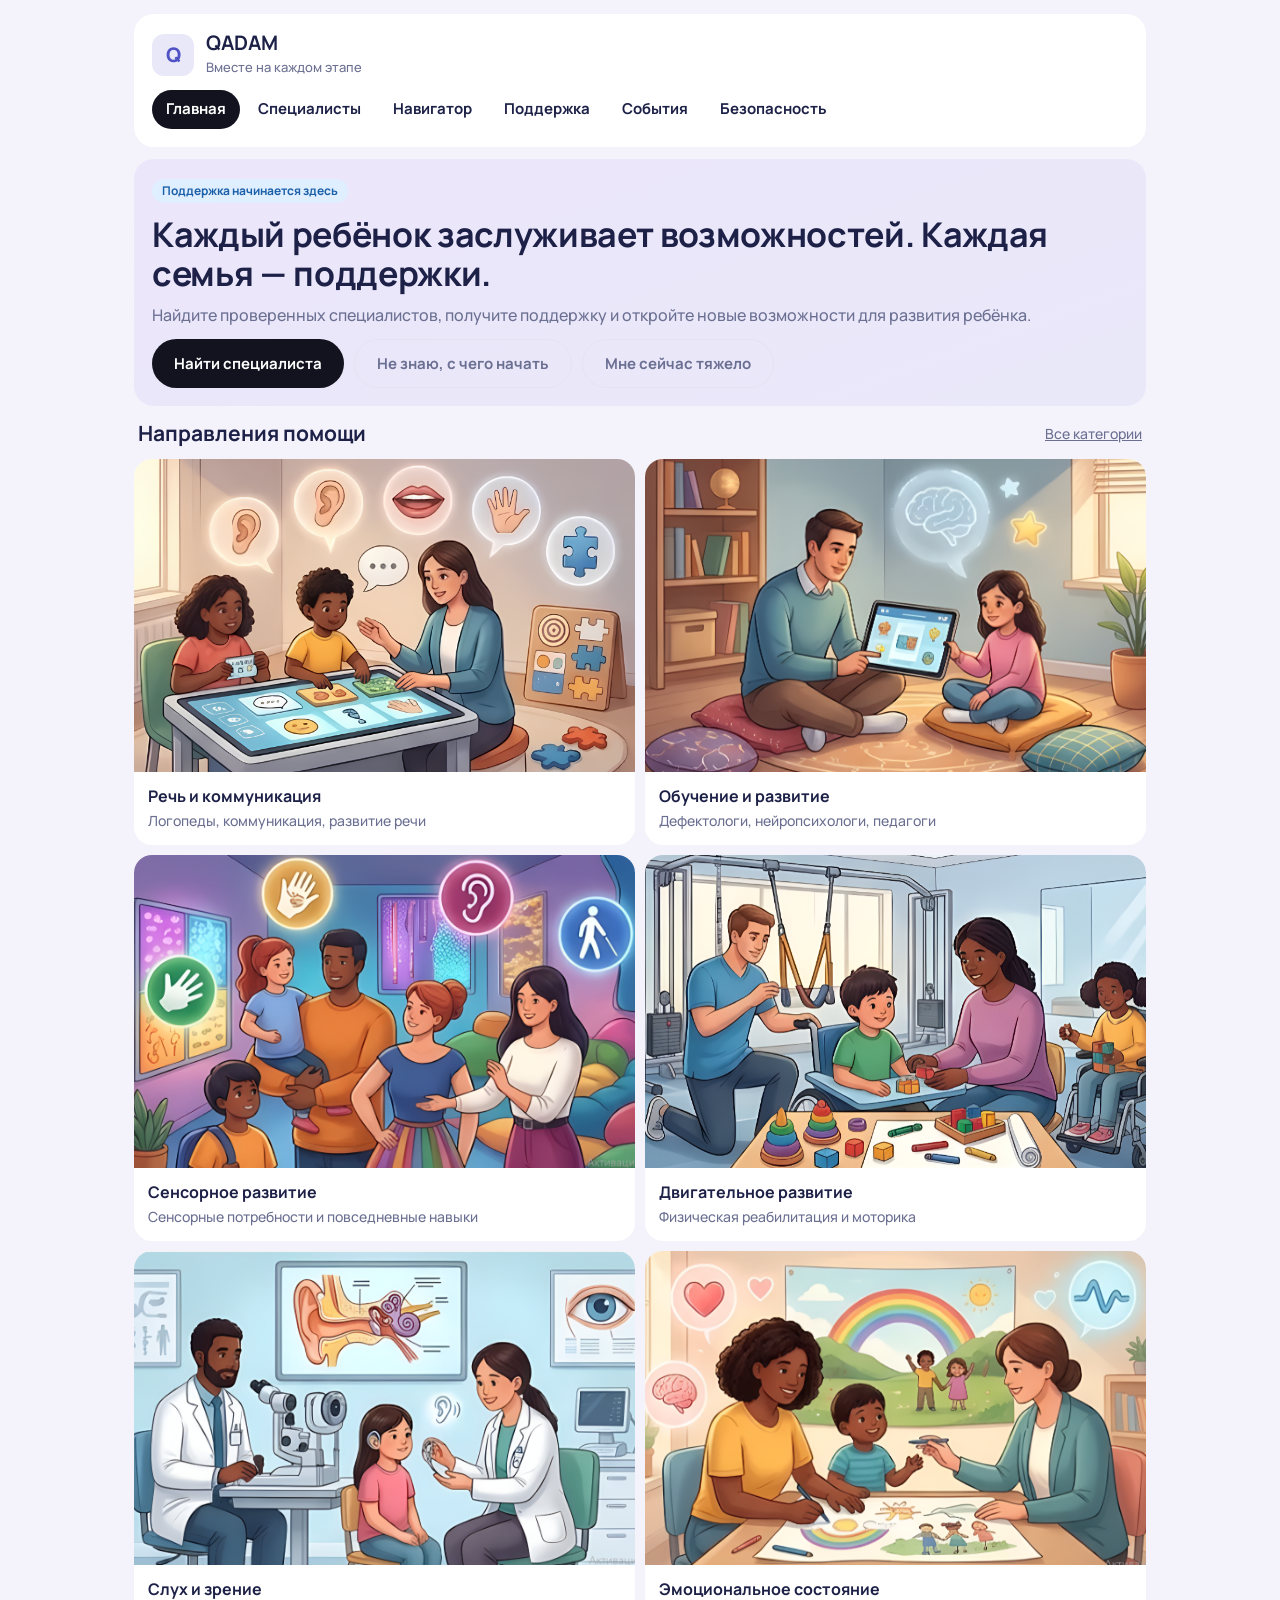
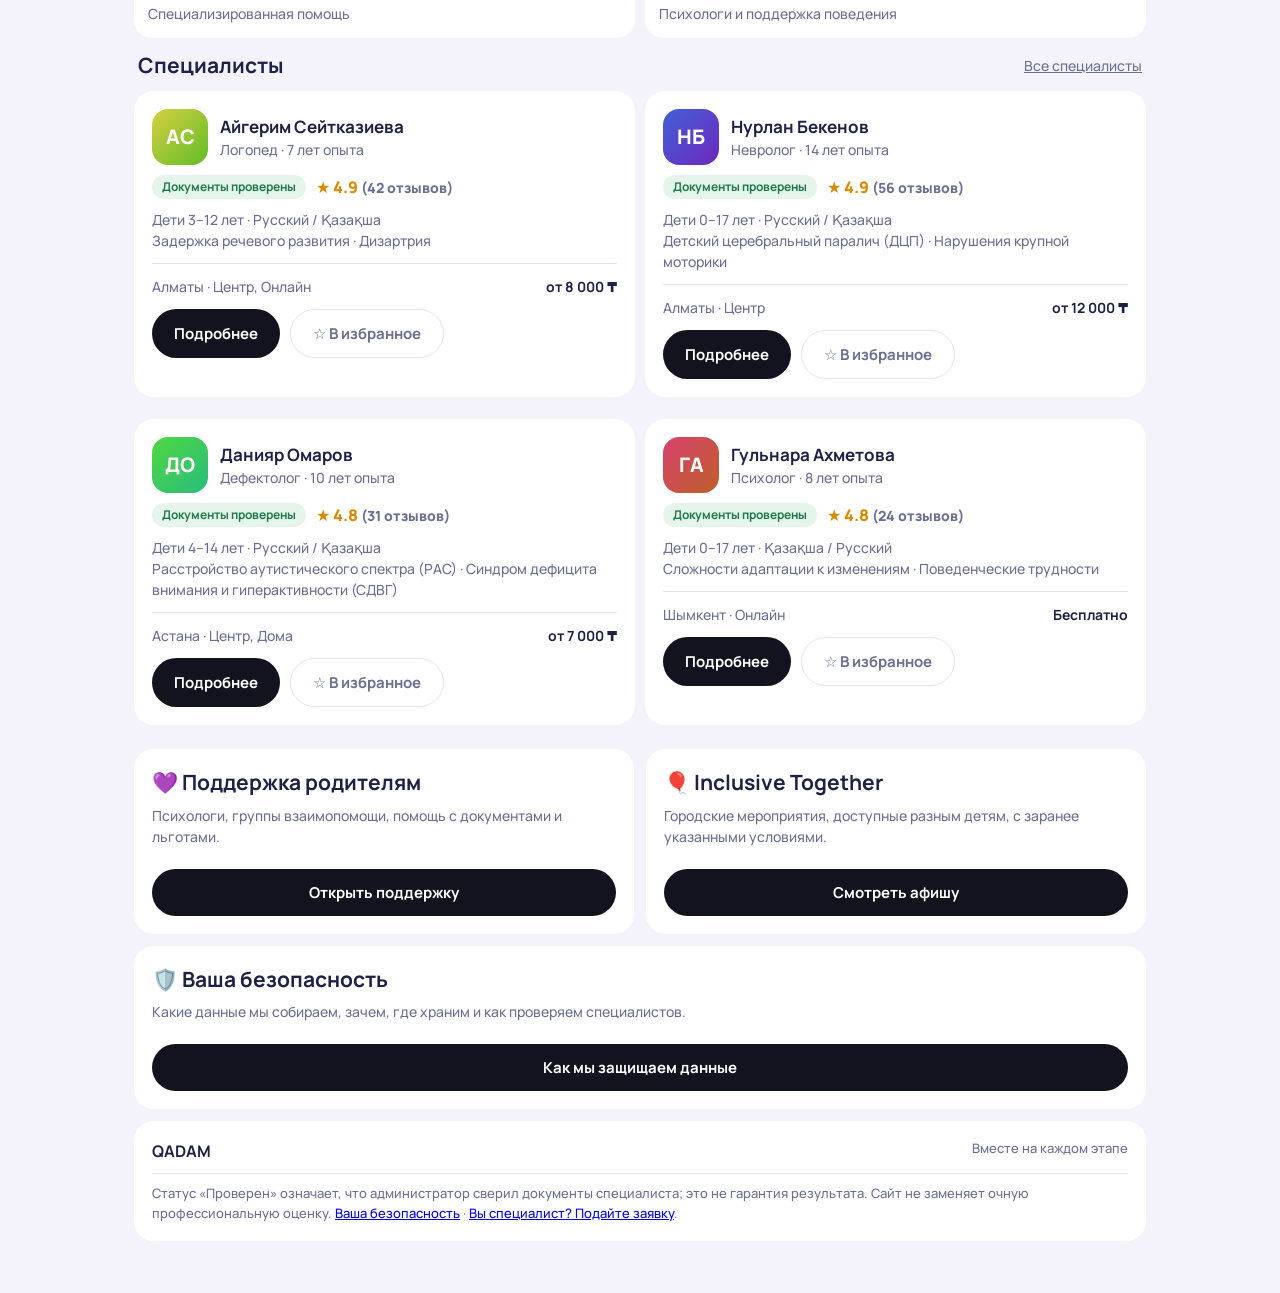
<file: index.html>
<!DOCTYPE html>
<html lang="ru">
<head>
<meta charset="utf-8">
<meta name="viewport" content="width=device-width, initial-scale=1, viewport-fit=cover">
<title>QADAM: вместе на каждом этапе</title>
<link rel="preconnect" href="https://fonts.googleapis.com">
<link rel="stylesheet" href="https://fonts.googleapis.com/css2?family=Manrope:wght@400;500;700;800&display=swap">
<link rel="stylesheet" href="css/style.css"><link rel="stylesheet" href="css/extra.css">
</head>
<body>
<div class="w">
<header class="card"><div class="logo"><div class="lg">Q</div><div><b>QADAM</b><small>Вместе на каждом этапе</small></div></div><nav id="nav" aria-label="Разделы"></nav></header>
<main id="app"></main>
<footer class="card"><div class="t"><b>QADAM</b><span class="mute">Вместе на каждом этапе</span></div>
<p class="mute" style="margin:0">Статус «Проверен» означает, что администратор сверил документы специалиста; это не гарантия результата. Сайт не заменяет очную профессиональную оценку. <a href="#safety">Ваша безопасность</a> · <a href="apply.html">Вы специалист? Подайте заявку</a>.</p></footer>
</div>
<script src="js/data.js"></script><script src="js/demo.js"></script><script src="js/app.js"></script>
</body>
</html>
</file>
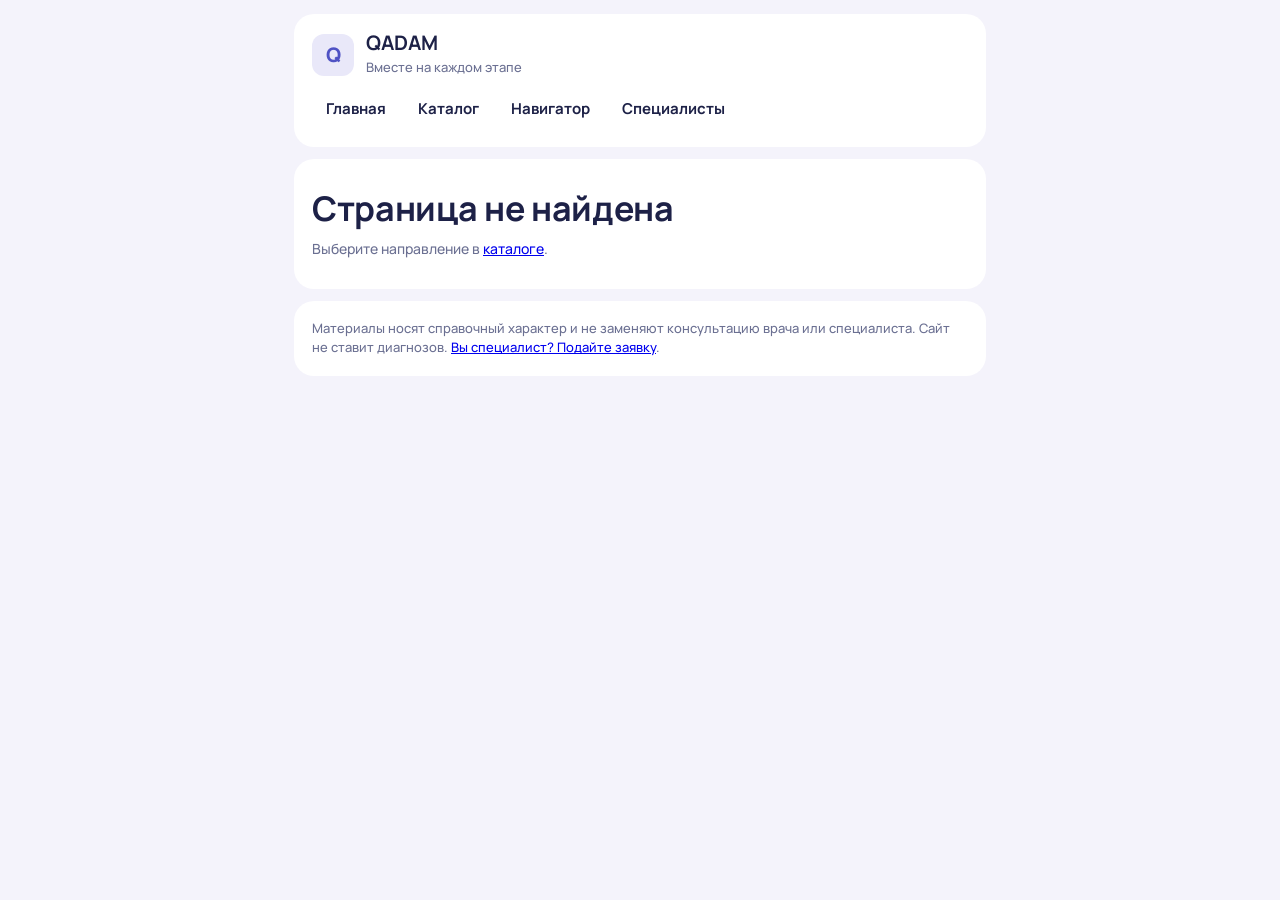
<file: category.html>
<!DOCTYPE html><html lang="ru"><head><meta charset="utf-8"><meta name="viewport" content="width=device-width, initial-scale=1, viewport-fit=cover"><title>QADAM</title><link rel="stylesheet" href="https://fonts.googleapis.com/css2?family=Manrope:wght@400;500;700;800&display=swap"><link rel="stylesheet" href="css/style.css"></head>
<body data-page="category"><div class="w"><div id="top"></div><main id="app"></main><div id="bot"></div></div><script src="js/data.js"></script><script src="js/pages.js"></script></body></html>
</file>
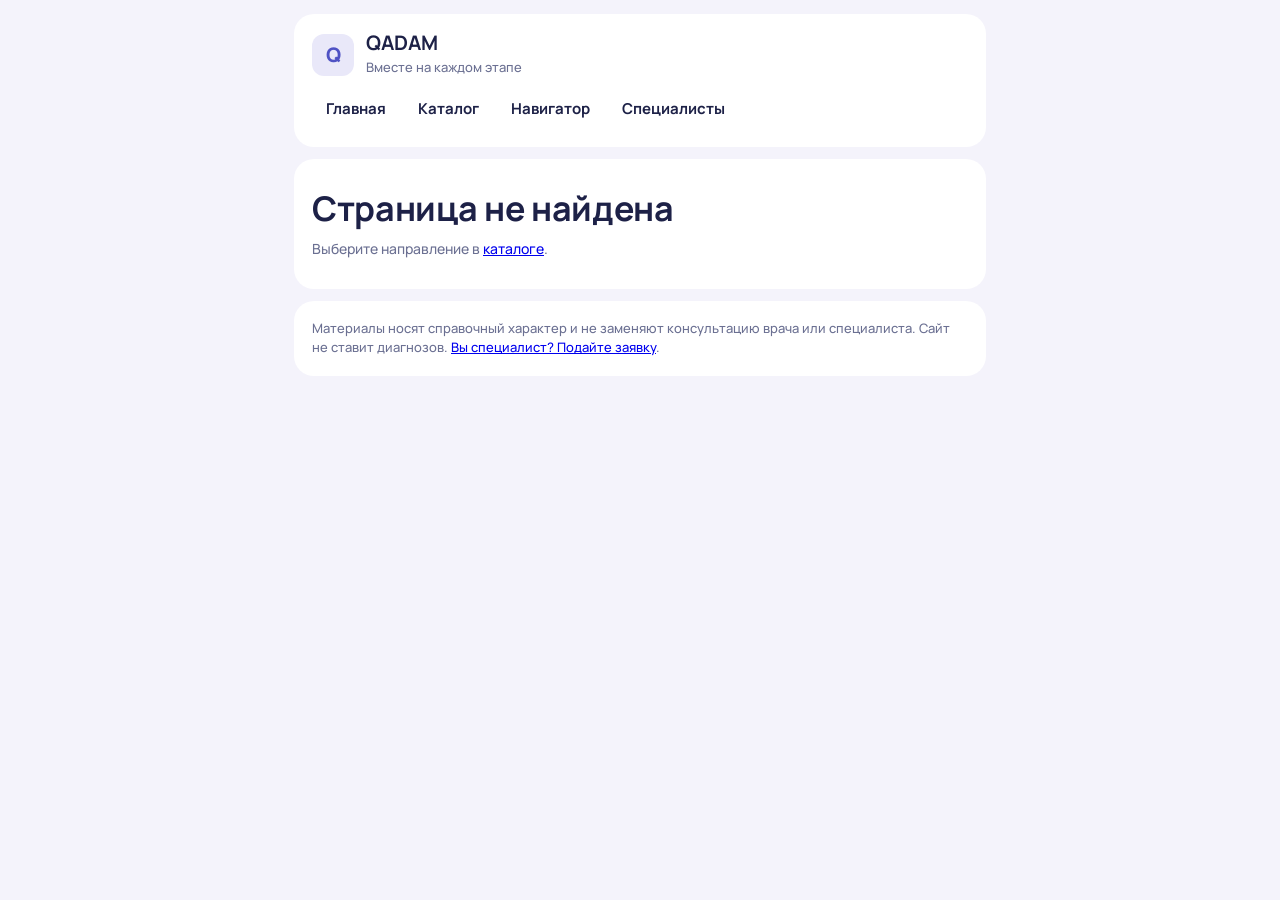
<file: condition.html>
<!DOCTYPE html><html lang="ru"><head><meta charset="utf-8"><meta name="viewport" content="width=device-width, initial-scale=1, viewport-fit=cover"><title>QADAM</title><link rel="stylesheet" href="https://fonts.googleapis.com/css2?family=Manrope:wght@400;500;700;800&display=swap"><link rel="stylesheet" href="css/style.css"></head>
    <body data-page="condition"><div class="w"><div id="top"></div><main id="app"></main><div id="bot"></div></div><script src="js/data.js"></script><script src="js/pages.js"></script></body></html>
</file>
<file: css/style.css>
:root{--bg:#f4f3fb;--card:#fff;--ink:#1d2147;--mute:#6b7092;--line:#e3e4f2;--soft:#e9e8f9;--pri:#12131f;--onpri:#fff;--acc:#4f52c4;--ok:#e5f5ec;--okt:#1f7a4a;--bad:#fde8e4;--badt:#b3402b;--warn:#fff1e1;--warnt:#8a5a1c;--info:#e0efff;--infot:#1b5fa8;--mint:#e3f4ec;--lilac:#ece6fa;
color-scheme:light;box-sizing:border-box;padding-top:env(safe-area-inset-top,0px);padding-bottom:env(safe-area-inset-bottom,0px)}
@media (prefers-color-scheme:dark){:root:not([data-theme="light"]){--bg:#13142a;--card:#1c1e3a;--ink:#eceefc;--mute:#a1a5cc;--line:#2d3058;--soft:#272a52;--pri:#eceefc;--onpri:#13142a;--acc:#9a9dff;--ok:#16382a;--okt:#7fdba8;--bad:#43211c;--badt:#ffa592;--warn:#3d2f17;--warnt:#f0c27d;--info:#17324f;--infot:#8cc4ff;--mint:#15382d;--lilac:#2b2650;color-scheme:dark}}
:root[data-theme="dark"]{--bg:#13142a;--card:#1c1e3a;--ink:#eceefc;--mute:#a1a5cc;--line:#2d3058;--soft:#272a52;--pri:#eceefc;--onpri:#13142a;--acc:#9a9dff;--ok:#16382a;--okt:#7fdba8;--bad:#43211c;--badt:#ffa592;--warn:#3d2f17;--warnt:#f0c27d;--info:#17324f;--infot:#8cc4ff;--mint:#15382d;--lilac:#2b2650;color-scheme:dark}
html{height:100%;scroll-padding-top:env(safe-area-inset-top,0px)}
*{box-sizing:border-box}
body{margin:0;min-height:100%;background:var(--bg);color:var(--ink);font:500 16px/1.5 Manrope,system-ui,-apple-system,"Segoe UI",Roboto,sans-serif}
.w{max-width:720px;margin:0 auto;padding:14px 14px 40px}
.card{background:var(--card);border-radius:20px;padding:18px;margin-bottom:12px}
header.card{display:flex;flex-wrap:wrap;gap:12px;align-items:center;justify-content:space-between}
.logo{display:flex;gap:12px;align-items:center}
.lg{width:42px;height:42px;border-radius:12px;background:var(--soft);color:var(--acc);display:grid;place-items:center;font-weight:800;font-size:20px}
.logo b{font-size:20px;display:block;line-height:1.1}.logo small{color:var(--mute);font-size:13px}
.tag{font-size:12px;font-weight:700;padding:3px 10px;border-radius:99px;background:var(--info);color:var(--infot);display:inline-block}
.tag.ok{background:var(--ok);color:var(--okt)}.tag.bad{background:var(--bad);color:var(--badt)}
nav{display:flex;gap:4px;flex-wrap:wrap;width:100%}
nav a{padding:8px 14px;border-radius:99px;color:var(--ink);text-decoration:none;font-weight:700;font-size:15px}
nav a.on{background:var(--pri);color:var(--onpri)}
h1{font-size:clamp(26px,6vw,34px);line-height:1.15;margin:12px 0 10px;letter-spacing:-.01em}
h2{font-size:21px;margin:0 0 6px}h3{font-size:17px;margin:0}
p{margin:0 0 12px}.mute{color:var(--mute);font-size:14px}
.hero{background:linear-gradient(160deg,var(--lilac),var(--soft))}
.btn{display:inline-flex;gap:8px;align-items:center;justify-content:center;border:0;border-radius:99px;padding:13px 22px;background:var(--pri);color:var(--onpri);font:700 15px Manrope,system-ui,sans-serif;cursor:pointer;text-decoration:none}
.btn.out{background:transparent;color:var(--mute);border:1.5px solid var(--line)}
.btn.full{width:100%;margin-top:10px}
.row{display:flex;gap:10px;flex-wrap:wrap}
input,select{width:100%;padding:13px 16px;border-radius:99px;border:1.5px solid var(--line);background:var(--card);color:var(--ink);font:500 16px Manrope,system-ui,sans-serif}
label{display:block;font-weight:700;margin:12px 0 6px}
:focus-visible{outline:3px solid var(--acc);outline-offset:2px}
.grid{display:grid;grid-template-columns:1fr 1fr;gap:10px;margin-bottom:12px}
@media(max-width:520px){.grid{grid-template-columns:1fr}}
.cat{background:var(--card);border:0;border-radius:18px;padding:16px;text-align:left;color:var(--ink);font:inherit;cursor:pointer;border:1px solid var(--line)}
.cat span{font-size:22px;display:block;margin-bottom:6px}.cat b{display:block}.cat small{color:var(--mute)}
.mint{background:var(--mint)}.lil{background:var(--lilac)}
.acc{border:1px solid var(--line);border-radius:18px;margin-bottom:10px;background:var(--card);overflow:hidden}
.acc.open{border-color:var(--acc)}
.acc>button{all:unset;box-sizing:border-box;width:100%;padding:14px 16px;display:flex;gap:12px;align-items:center;cursor:pointer}
.acc>button:focus-visible{outline:3px solid var(--acc);outline-offset:-3px}
.acc .b{display:none;padding:0 16px 16px;border-top:1px solid var(--line)}.acc.open .b{display:block}
.acc.open .ch{transform:rotate(180deg)}.ch{margin-left:auto;transition:transform .2s}
.bars{display:flex;gap:6px;margin:12px 0 6px}.bars i{flex:1;height:4px;border-radius:4px;background:var(--line)}.bars i.on{background:var(--acc)}
.opt{display:block;width:100%;text-align:left;margin-bottom:8px;padding:14px 16px;border-radius:14px;border:1.5px solid var(--line);background:var(--card);color:var(--ink);font:700 16px Manrope,system-ui,sans-serif;cursor:pointer}
.opt:hover{border-color:var(--acc)}
.note{background:var(--warn);color:var(--warnt);border-radius:14px;padding:12px 14px;font-size:14px;margin:12px 0}
.seg{display:flex;background:var(--soft);border-radius:99px;padding:4px}
.seg button{flex:1;border:0;background:none;color:var(--mute);padding:9px;border-radius:99px;font:700 14px Manrope,system-ui,sans-serif;cursor:pointer}
.seg button.on{background:var(--card);color:var(--ink)}
.sp{display:flex;gap:14px;align-items:center;margin:12px 0}
.av{width:64px;height:64px;border-radius:18px;background:var(--soft);display:grid;place-items:center;font-size:28px;flex:none}
.hd{display:flex;justify-content:space-between;gap:8px;align-items:center}
.meta{display:flex;justify-content:space-between;border-top:1px solid var(--line);padding-top:12px;color:var(--mute);font-size:14px}
dl{margin:0;display:grid;grid-template-columns:auto 1fr;gap:8px 16px}dt{color:var(--mute)}dd{margin:0;font-weight:700}
footer.card .mute{font-size:13px}
footer .t{display:flex;justify-content:space-between;border-bottom:1px solid var(--line);padding-bottom:10px;margin-bottom:10px}
textarea{width:100%;min-height:90px;padding:13px 16px;border-radius:18px;border:1.5px solid var(--line);background:var(--card);color:var(--ink);font:500 16px Manrope,system-ui,sans-serif}
input[type=checkbox],input[type=file]{width:auto;border-radius:6px;padding:8px}
.ck{display:flex;gap:8px;align-items:center;font-weight:500;margin:6px 0}
.err{color:var(--badt);font-weight:700}

.pic{display:block;background:var(--card);border-radius:18px;overflow:hidden;text-decoration:none;color:var(--ink)}
.pic img,.hero-img{width:100%;aspect-ratio:16/10;object-fit:cover;display:block}
.hero-img{aspect-ratio:16/9;border-radius:14px;margin-bottom:12px}
.pic b{display:block;padding:12px 14px 0}.pic small{display:block;padding:2px 14px 14px;color:var(--mute);font-size:14px}
.lnk{display:flex;justify-content:space-between;gap:10px;padding:12px 4px;border-bottom:1px solid var(--line);color:var(--ink);text-decoration:none;font-weight:600}
.lnk:last-child{border-bottom:0}.lnk small{color:var(--mute);font-weight:500}.pic:hover b,.lnk:hover{color:var(--acc)}
.w ul{padding-left:20px;margin:0 0 12px}.w li{margin-bottom:8px}
details{border-bottom:1px solid var(--line);padding:12px 0}summary{cursor:pointer;font-weight:700}
</file>
<file: css/extra.css>
@keyframes up{from{opacity:0;transform:translateY(10px)}to{opacity:1;transform:none}}
.card{animation:up .35s ease both}
.sc{transition:transform .2s,box-shadow .2s}.sc:hover{transform:translateY(-3px);box-shadow:0 10px 28px rgba(79,82,196,.18)}
.av2{width:56px;height:56px;border-radius:16px;display:grid;place-items:center;font-weight:800;font-size:20px;color:#fff;flex:none;background:linear-gradient(135deg,hsl(var(--h),65%,55%),hsl(calc(var(--h) + 40),65%,45%))}
.st{color:#d98a00;font-weight:800}.hd{gap:12px;justify-content:flex-start}
.lay{display:grid;grid-template-columns:260px 1fr;gap:12px;align-items:start}.lay aside{position:sticky;top:8px}
@media(max-width:760px){.lay{grid-template-columns:1fr}.lay aside{position:static}}
.w{max-width:1040px}.between{justify-content:space-between;align-items:center}
select{width:100%;padding:11px 14px;border-radius:99px;border:1.5px solid var(--line);background:var(--card);color:var(--ink);font:500 15px Manrope,system-ui,sans-serif}
.chip{border:0;border-radius:99px;padding:6px 12px;background:var(--soft);color:var(--acc);font:700 13px Manrope,sans-serif;cursor:pointer;margin:8px 6px 0 0;transition:transform .15s}.chip:hover{transform:scale(1.05)}.chip.rs{background:var(--bad);color:var(--badt)}
.map{position:relative;height:240px;border-radius:18px;margin-bottom:12px;background:repeating-linear-gradient(45deg,var(--soft),var(--soft) 14px,var(--lilac) 14px,var(--lilac) 28px);overflow:hidden}
.pin{position:absolute;font-size:26px;animation:up .5s both}
.tb{width:100%;border-collapse:collapse}.tb td,.tb th{padding:10px 6px;border-bottom:1px solid var(--line);text-align:left}
.hl{border:2px solid var(--acc)}.no{color:var(--warnt)}.ok2{list-style:none;padding:0!important}.ok2 li{margin-bottom:8px}
.ph{height:150px;border-radius:14px;display:grid;place-items:center;background:var(--soft);color:var(--mute)}
.two{display:grid;grid-template-columns:1fr 1fr;gap:12px}@media(max-width:700px){.two{grid-template-columns:1fr}}
.sos{background:var(--bad);color:var(--badt)}.sos a{color:inherit;font-weight:800}
@media(prefers-reduced-motion:reduce){*{animation:none!important;transition:none!important}}
</file>
